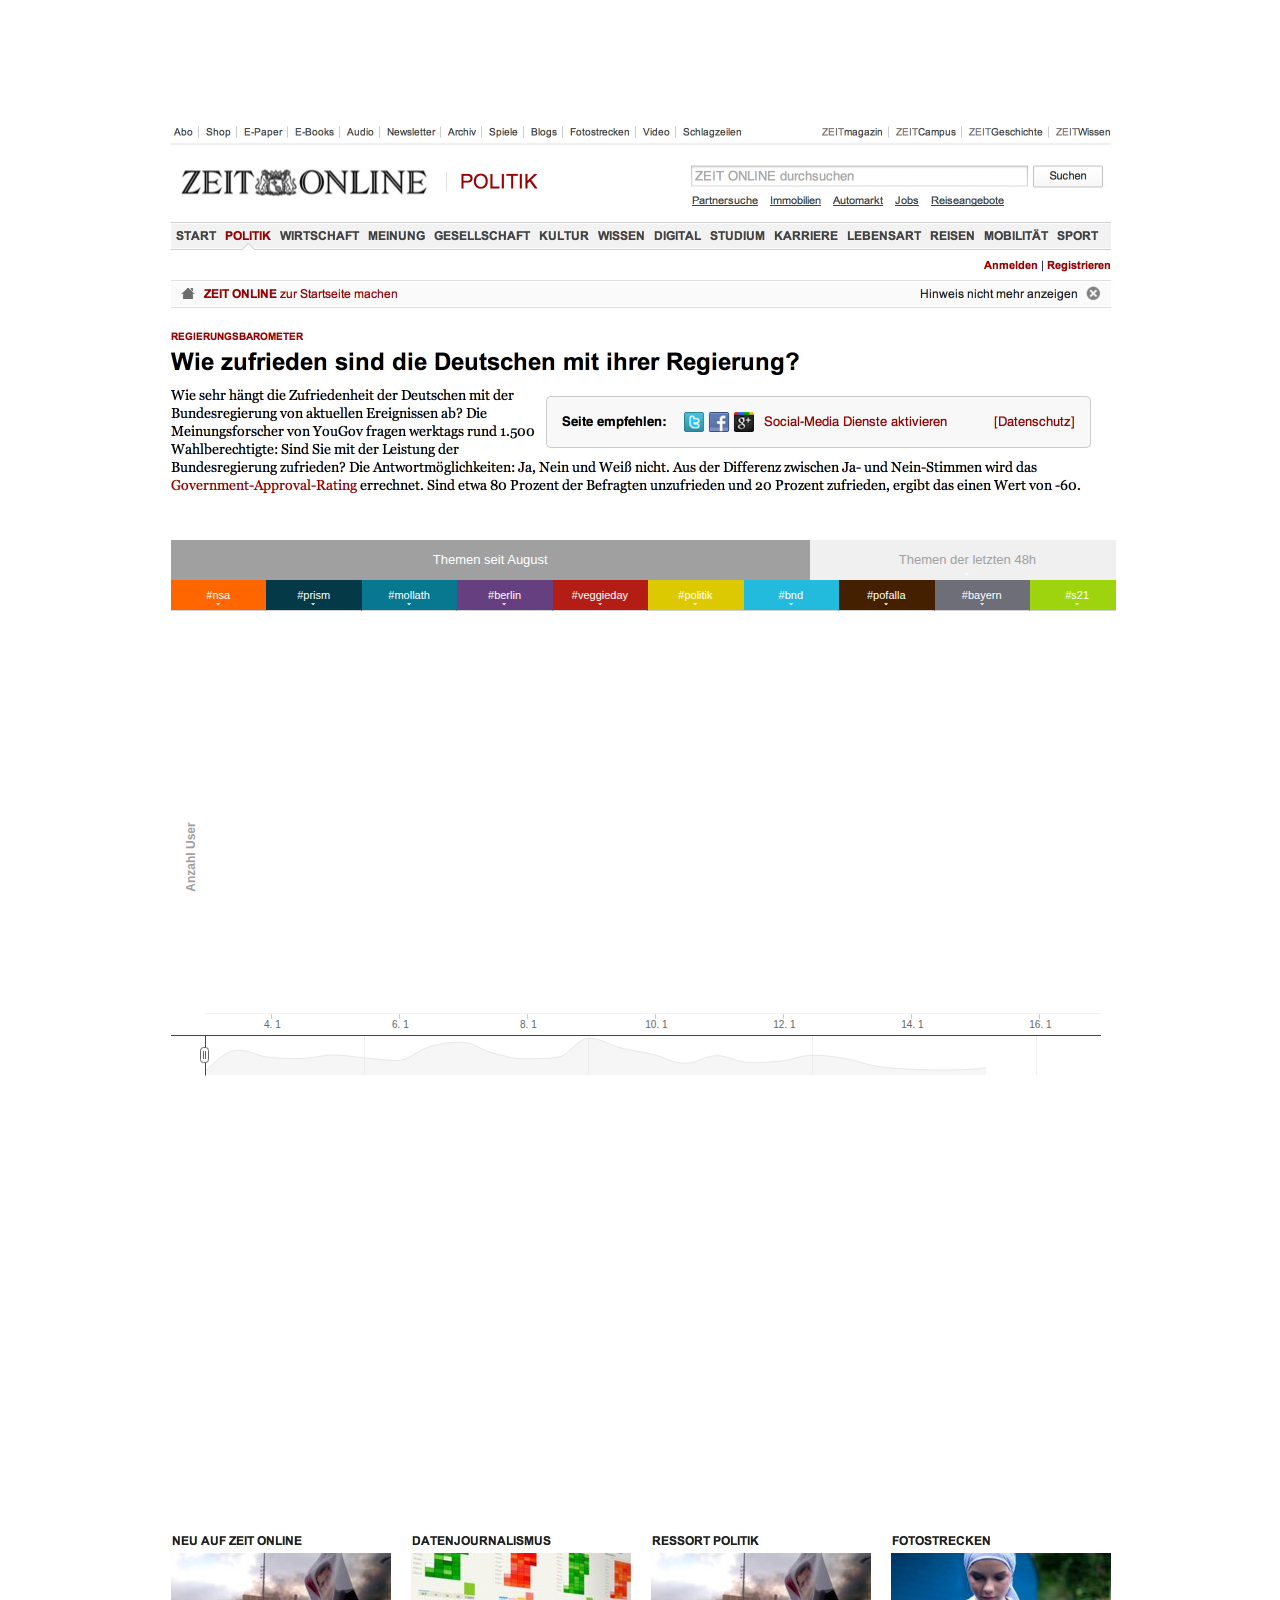
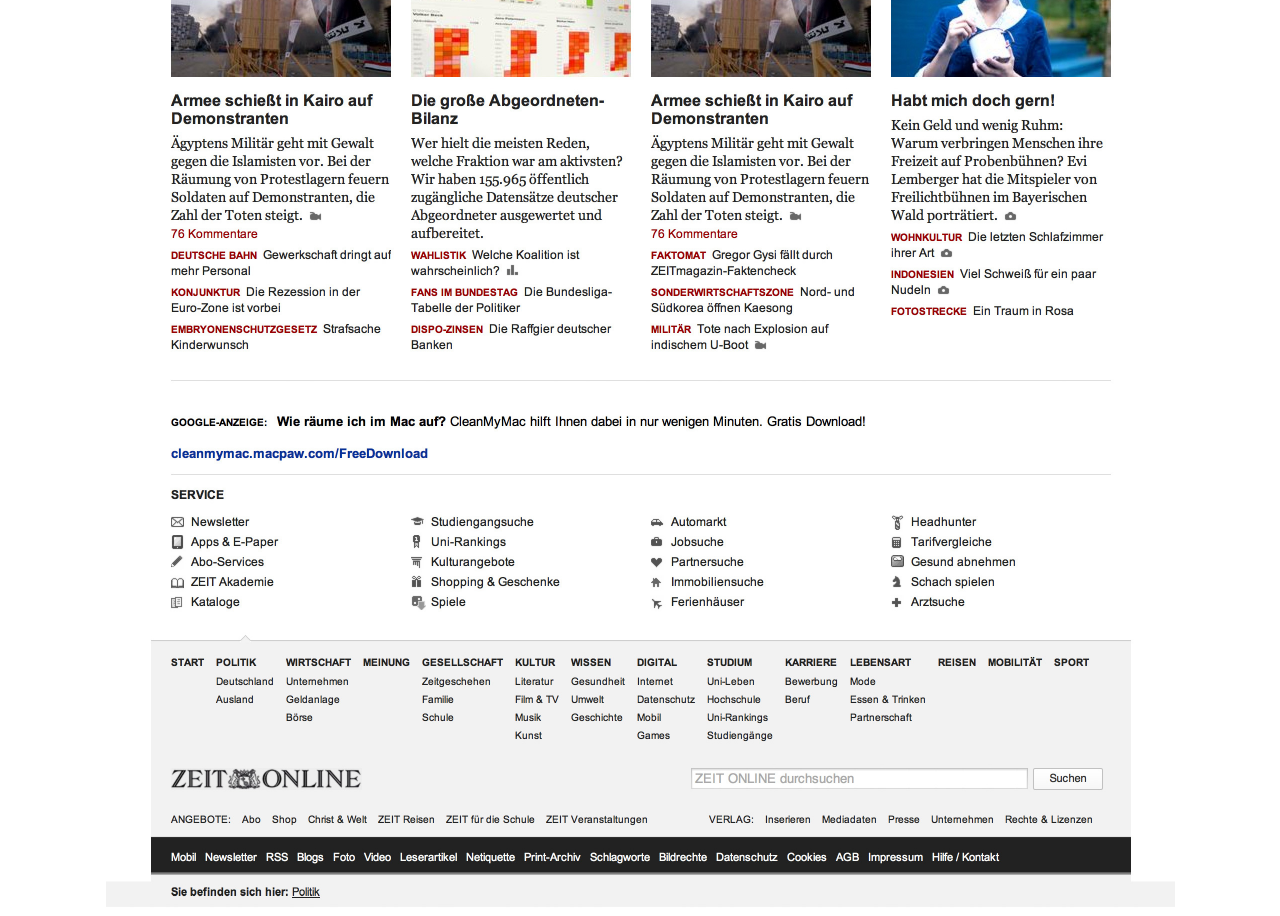
<file: test.html>
<!DOCTYPE html>
<!--[if lt IE 7]>      <html class="no-js lt-ie9 lt-ie8 lt-ie7"> <![endif]-->
<!--[if IE 7]>         <html class="no-js lt-ie9 lt-ie8"> <![endif]-->
<!--[if IE 8]>         <html class="no-js lt-ie9"> <![endif]-->
<!--[if gt IE 8]><!--> <html class="no-js"> <!--<![endif]-->
<head>
  <meta charset="utf-8">
  <meta http-equiv="X-UA-Compatible" content="IE=edge,chrome=1">
  <title>Tame</title>
  <meta name="description" content="">
  <!--<meta name="viewport" content="width=device-width">-->

  <!-- Place favicon.ico and apple-touch-icon.png in the root directory -->
  <link rel="stylesheet" href="css/test.css">
  <script src="js/vendor/modernizr-2.6.2.min.js"></script>
</head>
<body>
  <!--[if lt IE 7]>
      <p class="chromeframe">You are using an <strong>outdated</strong> browser. Please <a href="http://browsehappy.com/">upgrade your browser</a> or <a href="http://www.google.com/chromeframe/?redirect=true">activate Google Chrome Frame</a> to improve your experience.</p>
  <![endif]-->
  <div class="module">
  <iframe src="index.html" width="100%" height="560" name="Tab4" frameborder="0">
  <p>Ihr Browser kann leider keine eingebetteten Frames anzeigen:
  Sie k&ouml;nnen die eingebettete Seite &uuml;ber den folgenden Verweis
  aufrufen: <a href="../../../index.htm">SELFHTML</a></p>
  </iframe>
  </div>

  <script src="//ajax.googleapis.com/ajax/libs/jquery/1.9.1/jquery.min.js"></script>
  <script>window.jQuery || document.write('<script src="js/vendor/jquery-1.9.1.min.js"><\/script>')</script>
  <script src="js/plugins.js"></script> <!-- CHECK PLUGINS.JS IS MODIFIED -->
  </body>
</html>
</file>
<file: css/test.css>
/* ==========================================================================
   Author's custom styles
   ========================================================================== */

body {
    background: url(../img/zeit_bg.jpg) no-repeat center;
    background-size: 1069px;
    height: 2500px;
    width: 100%
}

a,a:hover, a:active {
    text-decoration: none;
/*    backface-visibility:hidden;
    -webkit-backface-visibility:hidden;
    -moz-backface-visibility:hidden;
    -ms-backface-visibility:hidden;
    -webkit-transform-style: preserve-3d;*/
}



.module {
    position: absolute;
    top: 540px;
    width: 945px;
    left: 50%;
    margin-left: -469px;
    box-sizing: border-box;    
}
</file>
